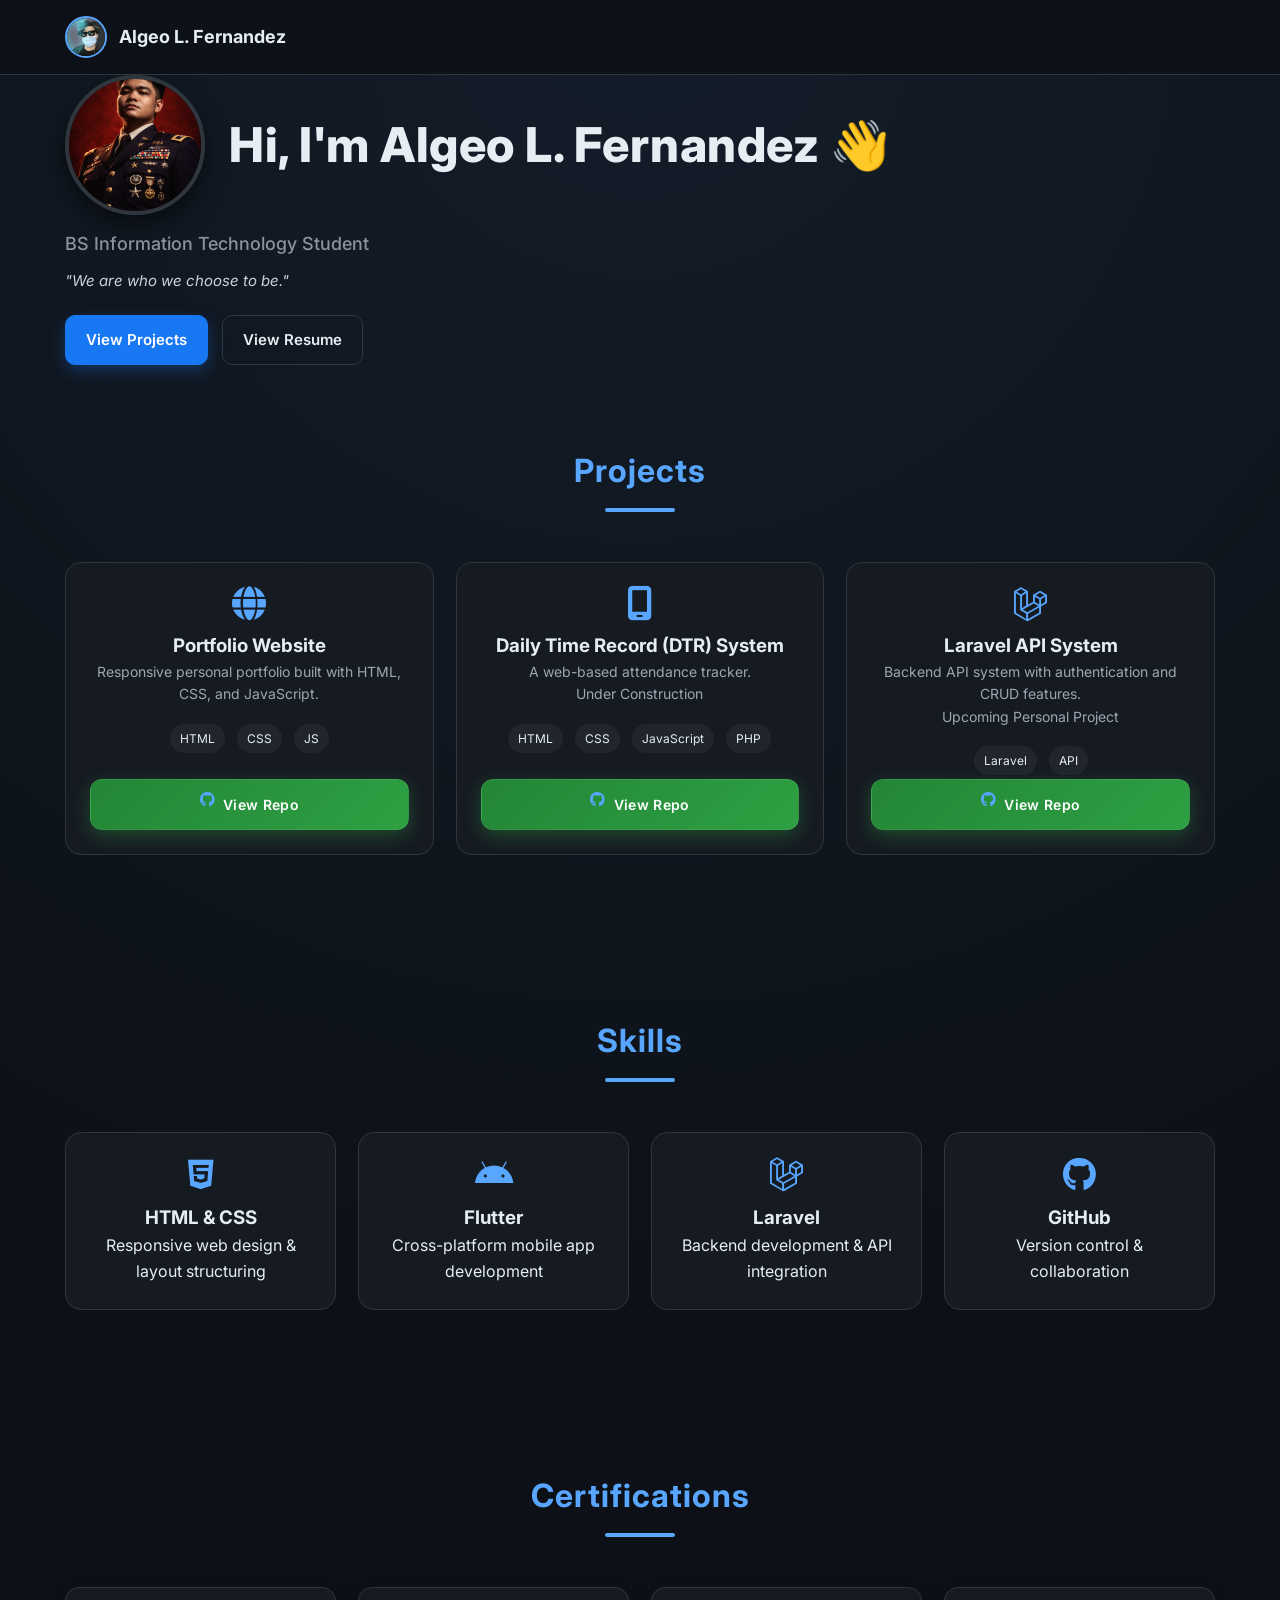
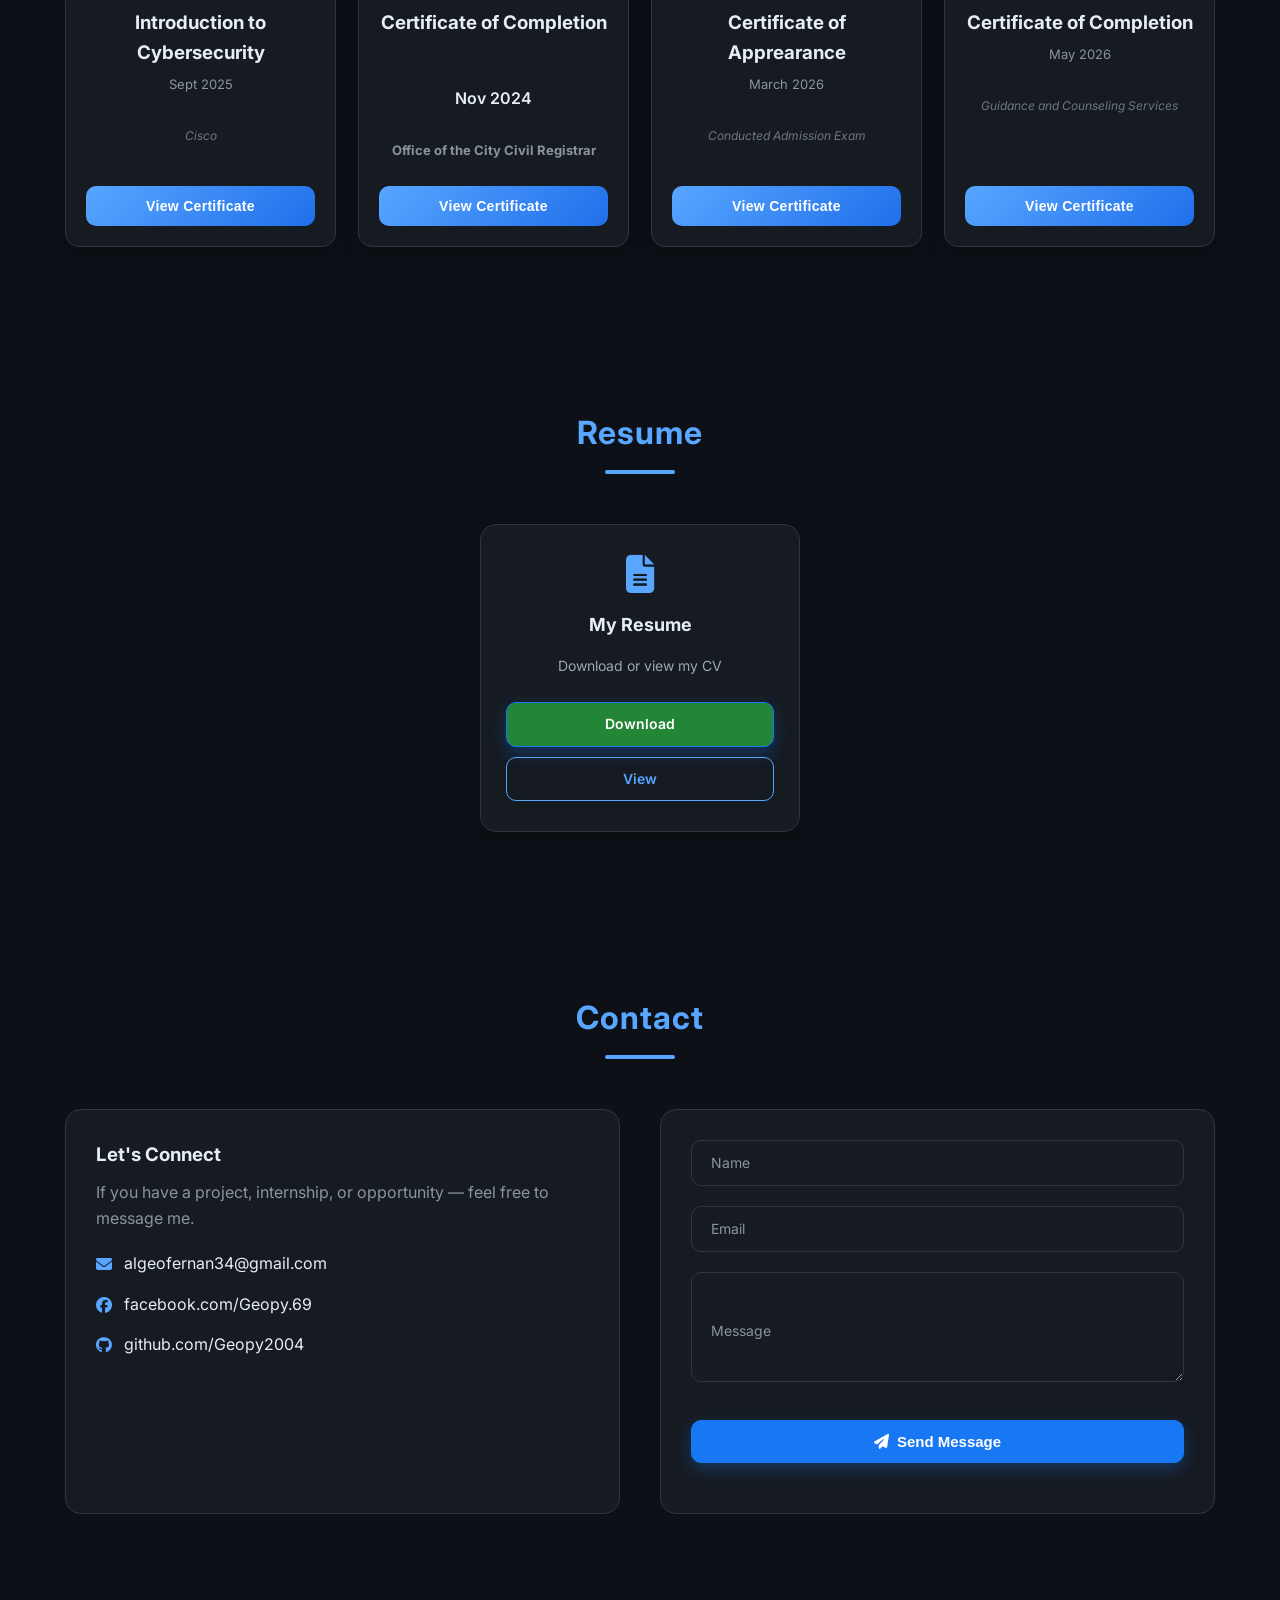
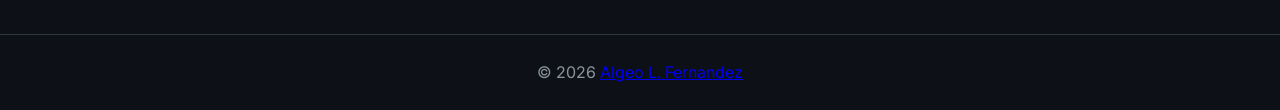
<file: index.html>
<!DOCTYPE html>
<html lang="en">
<head>
    <meta charset="UTF-8">
    <meta name="viewport" content="width=device-width, initial-scale=1.0, user-scalable=yes">
    <title>Algeo L. Fernandez · GitHub Style Portfolio</title>

    <link rel="stylesheet" href="https://cdnjs.cloudflare.com/ajax/libs/font-awesome/6.4.0/css/all.min.css">
    <link href="https://fonts.googleapis.com/css2?family=Inter:wght@300;400;500;600;700&display=swap" rel="stylesheet">

    <link rel="stylesheet" href="css/main.css">
</head>

<body>

<!-- HEADER -->
<header class="header">
    <div class="container">

        <div class="pfp">
            <img src="assets/Geo12.jpg" alt="Profile Picture">
            <span>Algeo L. Fernandez</span>
        </div>

        <button class="hamburger" id="hamburger" aria-label="Menu">☰</button>

        <nav class="nav" id="nav">
            <a href="#profile" class="nav-link">About</a>
            <a href="#projects" class="nav-link">Projects</a>
            <a href="#skills" class="nav-link">Skills</a>
            <a href="#certifications" class="nav-link">Certifications</a>
            <a href="#resume" class="nav-link">Resume</a>
            <a href="#contact" class="nav-link">Contact</a>
        </nav>

    </div>
</header>

<main class="container">

<div class="hero-text">

  <!-- NAME + PROFILE INLINE -->
  <div class="hero-header">
    <img src="assets/algeo.png" alt="Algeo Fernandez" class="hero-inline-img">

    <h1>
      Hi, I'm <span>Algeo L. Fernandez</span>
      <span class="wave">👋</span>
    </h1>
  </div>

  <h2>BS Information Technology Student</h2>

  <p class="tagline">"We are who we choose to be."</p>

  <!-- BUTTONS -->
  <div class="hero-buttons">
    <a href="#projects" class="btn primary">View Projects</a>
    <a href="#resume" class="btn outline">View Resume</a>
  </div>

</div>
<!-- PROJECTS -->
<section id="projects" class="section">
    <h2 class="section-title">Projects</h2>

    <div class="projects-grid">

        <div class="project-card">
            <i class="fa-solid fa-globe"></i>
            <h3>Portfolio Website</h3>
            <p>Responsive personal portfolio built with HTML, CSS, and JavaScript.</p>

            <div class="project-tags">
                <span>HTML</span>
                <span>CSS</span>
                <span>JS</span>
            </div>

            <!-- GITHUB LINK -->
            <a href="https://github.com/Geopy2004/Geo-portfolio" target="_blank" class="repo-btn">
                <i class="fa-brands fa-github"></i> View Repo
            </a>
        </div>

        <div class="project-card">
            <i class="fa-solid fa-mobile-screen"></i>
<h3>Daily Time Record (DTR) System</h3>

<p>
A web-based 
attendance tracker.                 
</p>
<p>
    Under Construction
</p>
<div class="project-tags">
    <span>HTML</span>
    <span>CSS</span>
    <span>JavaScript</span>
    <span>PHP</span>
</div>

            <!-- GITHUB LINK -->
            <a href="https://github.com/Geopy2004/DTR" target="_blank" class="repo-btn">
                <i class="fa-brands fa-github"></i> View Repo
            </a>
        </div>

        <div class="project-card">
            <i class="fa-brands fa-laravel"></i>
            <h3>Laravel API System</h3>
            <p>Backend API system with authentication and CRUD features.</p>
            <p>Upcoming Personal Project</p>

            <div class="project-tags">
                <span>Laravel</span>
                <span>API</span>
            </div>

            <!-- GITHUB LINK -->
            <a href="https://github.com/yourusername/laravel-api-system" target="_blank" class="repo-btn">
                <i class="fa-brands fa-github"></i> View Repo
            </a>
        </div>

    </div>
</section>

<!-- SKILLS -->
<section id="skills" class="section">
    <h2 class="section-title">Skills</h2>

    <div class="skills-grid">

        <div class="skill-card">
            <i class="fa-brands fa-html5"></i>
            <h3>HTML & CSS</h3>
            <p>Responsive web design & layout structuring</p>
        </div>

        <div class="skill-card">
            <i class="fa-brands fa-android"></i>
            <h3>Flutter</h3>
            <p>Cross-platform mobile app development</p>
        </div>

        <div class="skill-card">
            <i class="fa-brands fa-laravel"></i>
            <h3>Laravel</h3>
            <p>Backend development & API integration</p>
        </div>

        <div class="skill-card">
            <i class="fa-brands fa-github"></i>
            <h3>GitHub</h3>
            <p>Version control & collaboration</p>
        </div>

    </div>
</section>


<!-- CERTIFICATIONS -->
<section id="certifications" class="section">
    <h2 class="section-title">Certifications</h2>

    <div class="cert-grid">

        <div class="cert-card">
            <h3>Introduction to Cybersecurity</h3>
            <p>Sept 2025</p>
            <p>Cisco</p>
            <button class="view-cert" data-src="assets/certificates/cyber.pdf">View Certificate</button>
        </div>

        <div class="cert-card">
            <h3>Certificate of Completion<h3>
                <p>Nov 2024</p>
            <p>Office of the City Civil Registrar</p>
            <button class="view-cert" data-src="assets/certificates/Civil_registrar.jpg">View Certificate</button>
        </div>

        <div class="cert-card">
            <h3>Certificate of Apprearance</h3>
            <p>March 2026</p>
            <p>Conducted Admission Exam</p>
            <button class="view-cert" data-src="assets/certificates/hello.png">View Certificate</button>
        </div>

        <div class="cert-card">
            <h3>Certificate of Completion</h3>
                <p>May 2026</p>
            <p>Guidance and Counseling Services</p>
            <button class="view-cert" data-src="assets/certificates/sas.jpg">View Certificate</button>
        </div>

    </div>
</section>

<!-- RESUME -->
<section id="resume" class="section">
    <h2 class="section-title">Resume</h2>

    <div class="resume-container">

        <div class="resume-card">
            <i class="fas fa-file-alt"></i>
            <h3>My Resume</h3>
            <p>Download or view my CV</p>

            <div class="resume-actions">
                <a href="assets/resume/Resume.pdf" download class="btn primary">Download</a>
                <a href="assets/resume/Resume.pdf" target="_blank" class="btn outline">View</a>
            </div>
        </div>

    </div>
</section>

<section id="contact" class="section">
    <h2 class="section-title">Contact</h2>

    <div class="contact-container">

        <!-- LEFT INFO -->
        <div class="contact-info">
            <h3>Let's Connect</h3>
            <p>If you have a project, internship, or opportunity — feel free to message me.</p>

            <div class="contact-item">
                <i class="fa-solid fa-envelope"></i>
                <span>algeofernan34@gmail.com</span>
            </div>

            <div class="contact-item">
                <i class="fa-brands fa-facebook"></i>
                <span>facebook.com/Geopy.69</span>
            </div>

            <div class="contact-item">
                <i class="fa-brands fa-github"></i>
                <span>github.com/Geopy2004</span>
            </div>
        </div>

        <!-- FORM -->
        <form id="contactForm" class="contact-form"
            action="https://formsubmit.co/algeofernan34@gmail.com"
            method="POST">

            <div class="input-group">
                <input type="text" name="name" required>
                <label>Name</label>
            </div>

            <div class="input-group">
                <input type="email" name="email" required>
                <label>Email</label>
            </div>

            <div class="input-group">
                <textarea name="message" rows="5" required></textarea>
                <label>Message</label>
            </div>

            <input type="hidden" name="_captcha" value="false">
            <input type="hidden" name="_next" value="thankyou.html">

            <button type="submit" class="btn primary">
                <i class="fa-solid fa-paper-plane"></i> Send Message
            </button>

            <p id="formStatus"></p>
        </form>

    </div>
</section>
</main>

<!-- FOOTER -->
<footer class="footer">
   <p>
    © 2026 
    <a href="games.html">Algeo L. Fernandez</a>
</p>
</footer>

<!-- MODAL (MOVED OUTSIDE MAIN - BEST PRACTICE) -->
<div id="certModal" class="modal">
    <span class="close">&times;</span>

    <div class="modal-content">
        <img id="certImage" class="cert-preview">
        <iframe id="certFrame" class="cert-preview"></iframe>
    </div>
</div>

<script src="js/script.js"></script>

</body>
</html>
</file>
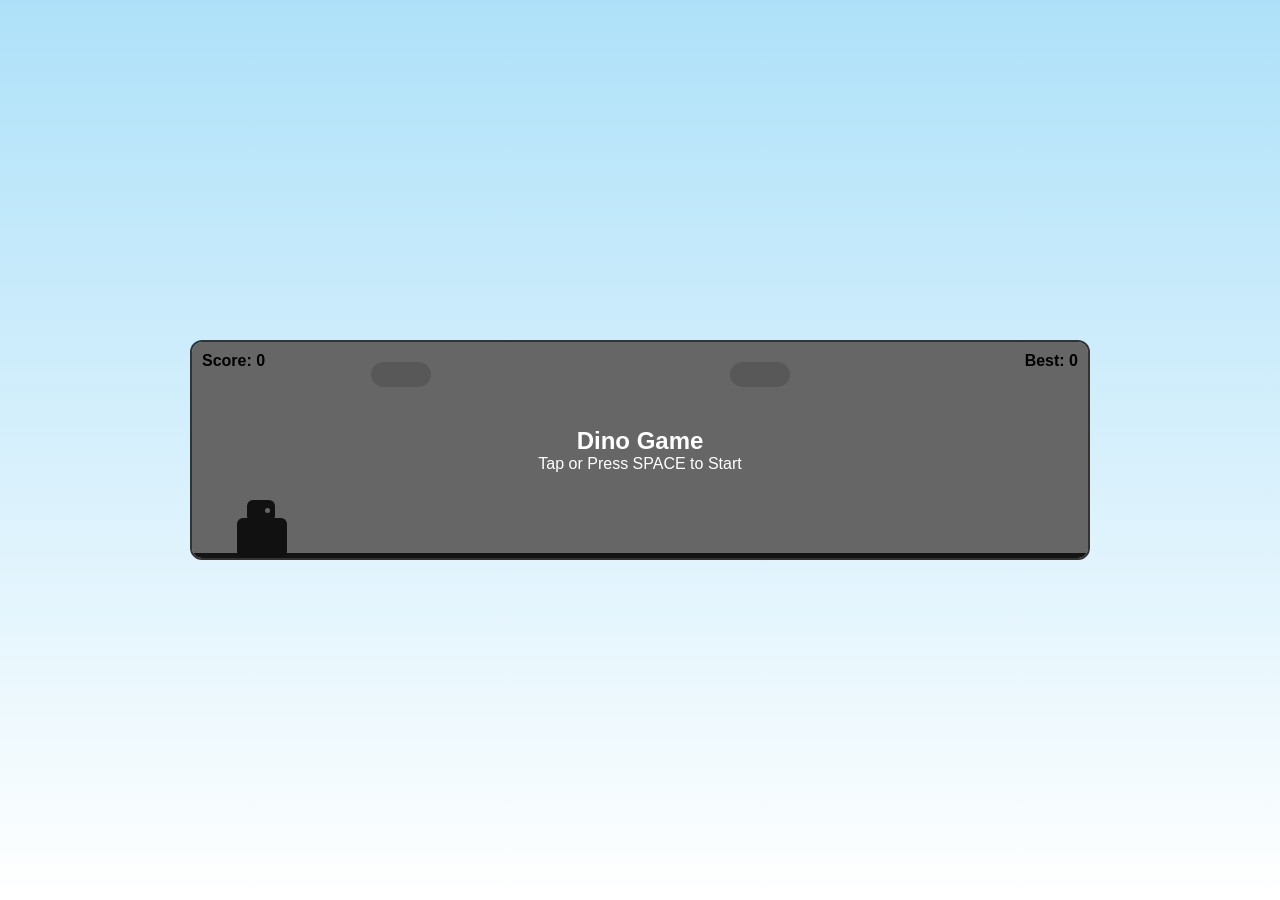
<file: games.html>
<!DOCTYPE html>
<html lang="en">
<head>
<meta charset="UTF-8">
<meta name="viewport" content="width=device-width, initial-scale=1.0, user-scalable=no">
<title>Dino Game</title>

<link rel="stylesheet" href="/css/dino.css">
</head>

<body>

<div class="game">

    <!-- HUD (Score UI) -->
    <div class="hud">
        <div id="score">Score: 0</div>
        <div id="highScore">Best: 0</div>
    </div>

    <!-- Clouds -->
    <div class="cloud"></div>
    <div class="cloud2"></div>

    <!-- Ground -->
    <div class="ground"></div>

    <!-- Dino -->
    <div id="dino"></div>

    <!-- Cactus -->
    <div id="cactus"></div>

    <!-- Start Screen -->
    <div id="startScreen">
        <h2>Dino Game</h2>
        <p>Tap or Press SPACE to Start</p>
    </div>

    <!-- Game Over / Retry -->
    <div id="gameOverScreen">
        <h2>Game Over</h2>
        <button id="retryBtn">Retry</button>
    </div>

</div>

<script src="/js/dino.js"></script>

</body>
</html>
</file>
<file: css/main.css>
/* ==================================================
   FINAL PORTFOLIO CSS (PRO VERSION)
   Clean • Modern • Smooth • Responsive • Premium Feel
================================================== */

/* ===== VARIABLES ===== */
:root{
  --bg:#0d1117;
  --card:#161b22;
  --border:#30363d;
  --text:#e6edf3;
  --muted:#8b949e;
  --accent:#58a6ff;
  --accent-strong:#1f6feb;
}

/* ===== RESET ===== */
*{
  margin:0;
  padding:0;
  box-sizing:border-box;
}

html{
  scroll-behavior:smooth;
}

body{
  font-family:'Inter',sans-serif;
  background:
    radial-gradient(circle at top, rgba(88,166,255,.08), transparent 40%),
    var(--bg);
  color:var(--text);
  line-height:1.6;
  -webkit-font-smoothing:antialiased;
  text-rendering:optimizeLegibility;
}

::selection{
  background:var(--accent);
  color:#000;
}

/* ===== GLOBAL ===== */
.container{
  width:90%;
  max-width:1150px;
  margin:auto;
}

.section{
  padding:80px 0;
}

.section-title{
  text-align:center;
  font-size:2rem;
  margin-bottom:50px;
  color:var(--accent);
  position:relative;
  letter-spacing:1px;
}

.section-title::after{
  content:"";
  width:70px;
  height:4px;
  background:var(--accent);
  display:block;
  margin:12px auto 0;
  border-radius:10px;
}

/* ===== HEADER ===== */
.header{
  position:sticky;
  top:0;
  z-index:1000;
  background:rgba(13,17,23,.88);
  backdrop-filter:blur(12px);
  border-bottom:1px solid var(--border);
}

.header .container{
  display:flex;
  justify-content:space-between;
  align-items:center;
  padding:16px 0;
}

/* Profile */
.pfp{
  display:flex;
  align-items:center;
  gap:12px;
}

.pfp img{
  width:42px;
  height:42px;
  border-radius:50%;
  object-fit:cover;
  border:2px solid var(--accent);
}

.pfp span{
  font-size:18px;
  font-weight:700;
}

/* NAV */
.nav{
  display:flex;
  gap:24px;
  transition:.3s ease;
}

.nav a{
  text-decoration:none;
  color:var(--text);
  font-weight:500;
  transition:.25s;
}

.nav a:hover{
  color:var(--accent);
}

/* MOBILE NAV ANIMATION */
.nav{
  transform:translateY(-10px);
  opacity:0;
  pointer-events:none;
}

.nav.active{
  transform:translateY(0);
  opacity:1;
  pointer-events:auto;
}

/* HAMBURGER */
.hamburger{
  display:none;
  background:none;
  border:none;
  color:#fff;
  font-size:28px;
  cursor:pointer;
}

/* ===== BIG FACEBOOK-STYLE HERO ===== */

.hero{
  padding:100px 0 80px;
}

/* HEADER ROW */
.hero-header{
  display:flex;
  align-items:center;
  gap:24px;
  margin-bottom:15px;
}

/* BIG PROFILE PICTURE */
.hero-inline-img{
  width:140px;
  height:140px;
  border-radius:50%;
  object-fit:cover;

  border:4px solid var(--border);
  box-shadow:0 10px 25px rgba(0,0,0,0.5);
}

/* NAME (BIG AND STRONG) */
.hero-text h1{
  font-size:3rem;
  font-weight:800;
  margin:0;
  letter-spacing:0.5px;
}

/* SUBTITLE */
.hero-text h2{
  font-size:18px;
  color:var(--muted);
  margin-top:6px;
  font-weight:500;
}

/* TAGLINE */
.tagline{
  font-size:15px;
  color:#c9d1d9;
  margin-top:10px;
  font-style:italic;
}

/* BUTTONS (BIG SOCIAL STYLE) */
.hero-buttons{
  display:flex;
  gap:14px;
  margin-top:22px;
  flex-wrap:wrap;
}

/* BASE BUTTON BIG */
.btn{
  padding:12px 20px;
  border-radius:10px;
  font-size:15px;
  font-weight:600;
  text-decoration:none;
  transition:.25s ease;
  display:inline-flex;
  align-items:center;
  justify-content:center;
}

/* PRIMARY FACEBOOK BLUE */
.primary{
  background:#1877f2;
  color:#fff;
  border:1px solid #1877f2;
  box-shadow:0 6px 16px rgba(24,119,242,0.3);
}

.primary:hover{
  background:#145dbf;
  transform:translateY(-2px);
}

/* OUTLINE BUTTON */
.outline{
  background:transparent;
  border:1px solid var(--border);
  color:var(--text);
}

.outline:hover{
  background:rgba(255,255,255,0.06);
  transform:translateY(-2px);
}

/* MOBILE BIG STYLE */
@media(max-width:768px){

  .hero-header{
    flex-direction:column;
    text-align:center;
  }

  .hero-inline-img{
    width:160px;
    height:160px;
  }

  .hero-text h1{
    font-size:2.2rem;
  }

  .hero-buttons{
    justify-content:center;
  }
}
/* ===== GRID ===== */
.skills-grid,
.projects-grid,
.cert-grid
{
  display:grid;
  grid-template-columns:repeat(auto-fit,minmax(250px,1fr));
  gap:22px;
}

/* ===== CARD ===== */
.skill-card,
.project-card,
.cert-card,
.resume-card{
  background:var(--card);
  border:1px solid var(--border);
  border-radius:16px;
  padding:24px;
  transition:.3s ease;

  display:flex;
  flex-direction:column;
  justify-content:space-between;
  height:100%;
}

.skill-card:hover,
.project-card:hover,
.cert-card:hover,
.resume-card:hover{
  transform:translateY(-8px) scale(1.01);
  border-color:var(--accent);
  box-shadow:
    0 10px 25px rgba(0,0,0,0.4),
    0 0 0 1px rgba(88,166,255,0.2);
}

/* SKILLS */
.skill-card{
  text-align:center;
}

.skill-card i{
  font-size:34px;
  color:var(--accent);
  margin-bottom:12px;
}

/* PROJECTS */
.project-card{
  text-align:center;
}

.project-card i{
  font-size:34px;
  color:var(--accent);
  margin-bottom:10px;
}

.project-card p{
  color:#9da7b3;
  font-size:14px;
}

/* TAGS */
.project-tags{
  margin-top:14px;
}

.project-tags span{
  display:inline-block;
  background:#21262d;
  padding:5px 10px;
  border-radius:30px;
  font-size:12px;
  margin:4px;
}

/* REPO BUTTON (MODERN) */
.repo-btn{
  margin-top:auto;
  display:inline-flex;
  align-items:center;
  justify-content:center;
  gap:8px;

  padding:12px 16px;
  border-radius:12px;
  text-decoration:none;

  background:linear-gradient(135deg,#238636,#2ea043);
  color:#fff;
  font-size:14px;
  font-weight:600;
  letter-spacing:.3px;

  border:1px solid rgba(255,255,255,0.08);

  transition:all 0.25s ease;
  box-shadow:0 6px 18px rgba(46,160,67,0.35);
}

/* HOVER */
.repo-btn:hover{
  transform:translateY(-2px) scale(1.03);
  box-shadow:0 12px 28px rgba(46,160,67,0.55);
  background:linear-gradient(135deg,#2ea043,#3fb950);
}

/* CLICK */
.repo-btn:active{
  transform:scale(0.96);
}

/* OPTIONAL ICON */
.repo-btn i{
  font-size:15px;
}

/* =========================
   CERTIFICATE CARD (IMPROVED)
========================= */

.cert-card{
  display:flex;
  flex-direction:column;
  justify-content:space-between;
  text-align:center;
  min-height:240px;
  padding:20px;
  border-radius:14px;
  background:var(--card);
  border:1px solid var(--border);
  box-shadow:0 6px 18px rgba(0,0,0,0.25);
  transition:transform .25s ease, box-shadow .25s ease;
}

.cert-card:hover{
  transform:translateY(-5px);
  box-shadow:0 10px 25px rgba(0,0,0,0.35);
}

/* DESCRIPTION AREA */
.cert-card p{
  margin:6px 0;
  font-size:14px;
  min-height:40px;
  color:#9da7b3;
}

/* DESCRIPTION AREA */
.cert-card p{
  margin:6px 0;
  font-size:14px;
  color:#9da7b3;
}

/* FIRST <p> (Title) */
.cert-card p:nth-child(1){
  font-weight:600;
  font-size:16px;
  color:#e6edf3;
  min-height:48px; /* only title gets height */
}

/* SECOND <p> (Issuer) */
.cert-card p:nth-child(2){
  font-size:13px;
  color:#8b949e;
  min-height:40px;
}

/* THIRD <p> (Date / Extra) */
.cert-card p:nth-child(3){
  font-style:italic;
  font-size:12px;
  color:#6e7681;
  min-height:30px;
}

/* BUTTON */
.view-cert{
  margin-top:15px;
  padding:12px 14px;
  border:none;
  border-radius:10px;
  background:linear-gradient(135deg,var(--accent),var(--accent-strong));
  color:#fff;
  cursor:pointer;
  font-weight:600;
  transition:all .25s ease;
  width:100%;
  letter-spacing:0.3px;
}

.view-cert:hover{
  transform:scale(1.03);
  filter:brightness(1.1);
}

.view-cert:active{
  transform:scale(0.98);
}
/* CONTACT */
.contact-container{
  display:grid;
  grid-template-columns:1fr 1fr;
  gap:40px;
  margin-top:40px;
}

/* LEFT INFO */
.contact-info{
  background:var(--card);
  padding:30px;
  border-radius:16px;
  border:1px solid var(--border);
}

.contact-info h3{
  margin-bottom:10px;
}

.contact-info p{
  color:var(--muted);
  margin-bottom:20px;
}

.contact-item{
  display:flex;
  align-items:center;
  gap:12px;
  margin-bottom:15px;
  color:var(--text);
}

.contact-item i{
  color:var(--accent);
}

/* FORM */
.contact-form{
  background:var(--card);
  padding:30px;
  border-radius:16px;
  border:1px solid var(--border);
  display:flex;
  flex-direction:column;
  gap:20px;
}

/* FLOATING LABEL */
.input-group{
  position:relative;
}

.input-group input,
.input-group textarea{
  width:100%;
  padding:14px;
  border-radius:10px;
  border:1px solid var(--border);
  background:transparent;
  color:var(--text);
  outline:none;
  font-size:14px;
}

.input-group label{
  position:absolute;
  top:50%;
  left:14px;
  transform:translateY(-50%);
  color:var(--muted);
  font-size:14px;
  pointer-events:none;
  transition:0.3s;
  background:var(--card);
  padding:0 6px;
}

/* ANIMATION */
.input-group input:focus + label,
.input-group input:valid + label,
.input-group textarea:focus + label,
.input-group textarea:valid + label{
  top:-8px;
  font-size:12px;
  color:var(--accent);
}

/* BUTTON */
.contact-form button{
  margin-top:10px;
  display:flex;
  justify-content:center;
  align-items:center;
  gap:8px;
}

/* STATUS TEXT */
#formStatus{
  font-size:14px;
  color:var(--muted);
  text-align:center;
}

/* RESPONSIVE */
@media(max-width:768px){
  .contact-container{
    grid-template-columns:1fr;
  }
}

/* MODAL */
.modal{
  display:none;
  position:fixed;
  inset:0;
  background:rgba(0,0,0,.9);
  justify-content:center;
  align-items:center;
}

.modal img,
.modal iframe{
  max-width:90%;
  max-height:90vh;
  border-radius:14px;
}

/* FOOTER */
.footer{
  text-align:center;
  padding:25px;
  margin-top:40px;
  border-top:1px solid var(--border);
  color:var(--muted);
}

/* ===== ANIMATION ===== */
.reveal{
  opacity:0;
  transform:translateY(30px);
  transition:.6s ease;
}

.reveal.active{
  opacity:1;
  transform:translateY(0);
}

/* ===== RESPONSIVE ===== */
@media (max-width:768px){

  .nav{
    display:none;
    flex-direction:column;
    position:absolute;
    top:70px;
    right:20px;
    background:var(--card);
    padding:16px;
    border-radius:12px;
    border:1px solid var(--border);
    width:220px;
  }

  .nav.active{
    display:flex;
  }

  .hamburger{
    display:block;
  }

  .hero-content{
    flex-direction:column;
    text-align:center;
  }

  .hero-text h1{
    font-size:2.2rem;
  }

  .section{
    padding:65px 0;
  }
}
.resume-card{
  text-align:center;
  background:var(--card);
  border:1px solid var(--border);
  border-radius:16px;
  padding:30px 25px;
  max-width:320px;
  margin:auto;

  display:flex;
  flex-direction:column;
  justify-content:space-between;
  gap:10px;

  box-shadow:0 8px 20px rgba(0,0,0,0.25);
  transition:.3s ease;
}

.resume-card:hover{
  transform:translateY(-8px);
  border-color:var(--accent);
  box-shadow:0 12px 30px rgba(88,166,255,0.15);
}

/* icon */
.resume-card i{
  font-size:38px;
  color:var(--accent);
  margin-bottom:8px;
}

/* text */
.resume-card h3{
  font-size:18px;
  margin-bottom:5px;
}

.resume-card p{
  color:#9da7b3;
  font-size:14px;
}

/* buttons container */
.resume-actions{
  margin-top:15px;
  display:flex;
  flex-direction:column;
  gap:10px;
}

/* buttons */
.resume-actions a{
  display:block;
  padding:10px;
  border-radius:10px;
  text-decoration:none;
  font-size:14px;
  font-weight:600;
  transition:.25s;
}

/* download */
.resume-actions a:first-child{
  background:#238636;
  color:#fff;
}

.resume-actions a:first-child:hover{
  background:#2ea043;
}

/* view */
.resume-actions a:last-child{
  border:1px solid var(--accent);
  color:var(--accent);
}

.resume-actions a:last-child:hover{
  background:var(--accent);
  color:#000;
}/* =========================================
   CERTIFICATIONS FIX (FINAL)
========================================= */

/* Ensure consistent spacing */
.cert-card{
  text-align:center;
  min-height:260px;
}

/* Better text spacing */
.cert-card span{
  display:block;
  margin:10px 0 14px;
  color:var(--muted);
  font-size:13px;
}

/* BUTTON FIX (alignment + same size) */
.view-cert{
  margin-top:auto;

  display:flex;
  align-items:center;
  justify-content:center;

  width:100%;
  padding:12px;

  border:none;
  border-radius:10px;

  background:linear-gradient(135deg,var(--accent),var(--accent-strong));
  color:#fff;

  font-weight:600;
  font-size:14px;

  cursor:pointer;
  transition:.25s ease;
}

.view-cert:hover{
  transform:translateY(-2px);
  box-shadow:0 6px 15px rgba(88,166,255,0.25);
  opacity:.95;
}

/* =========================================
   AUTO-FIT MODAL (PDF + IMAGE)
========================================= */
.modal{
  display:none;
  position:fixed;
  inset:0;

  background:rgba(0,0,0,0.95);

  justify-content:center;
  align-items:center;

  z-index:9999;
  padding:20px;
}

/* container */
.modal-content{
  width:100%;
  height:100%;
  max-width:1100px;
  max-height:95vh;

  display:flex;
  justify-content:center;
  align-items:center;
}

/* PDF + IMAGE auto-fit */
.modal-content iframe,
.modal-content img{
  width:100%;
  height:100%;

  object-fit:contain; /* KEY LINE */

  border:none;
  border-radius:12px;
  background:#fff;
}
</file>
<file: css/dino.css>
*{
  margin:0;
  padding:0;
  box-sizing:border-box;
  font-family:sans-serif;
}

body{
  height:100vh;
  display:flex;
  justify-content:center;
  align-items:center;
  background:linear-gradient(#aee1f9, #ffffff);
}

/* ================= GAME AREA ================= */
.game{
  position:relative;
  width:95%;
  max-width:900px;
  height:220px;
  background:#fff;
  border:2px solid #333;
  overflow:hidden;
  border-radius:12px;
}

/* MOBILE */
@media(max-width:600px){
  .game{ height:160px; }
}

/* ================= HUD ================= */
.hud{
  position:absolute;
  top:10px;
  left:10px;
  right:10px;
  display:flex;
  justify-content:space-between;
  font-weight:bold;
  z-index:5;
  color:#000;
}

#score, #highScore{
  font-size:16px;
}

/* ================= GROUND ================= */
.ground{
  position:absolute;
  bottom:0;
  width:100%;
  height:5px;
  background:#333;
}

/* ================= CLOUDS ================= */
.cloud, .cloud2{
  position:absolute;
  width:60px;
  height:25px;
  background:#ddd;
  border-radius:20px;
  top:20px;
  animation:cloudMove 20s linear infinite;
}

.cloud{ left:20%; }
.cloud2{ left:60%; animation-duration:25s; }

@keyframes cloudMove{
  from{ transform:translateX(0); }
  to{ transform:translateX(-200%); }
}

/* ================= DINO ================= */
#dino{
  position:absolute;
  bottom:0;
  left:5%;
  width:50px;
  height:40px;
  background:#2b2b2b;
  border-radius:6px;

  animation:run .4s steps(2) infinite;
}

/* HEAD */
#dino::before{
  content:"";
  position:absolute;
  top:-18px;
  left:10px;
  width:28px;
  height:22px;
  background:#2b2b2b;
  border-radius:6px;
}

/* EYE */
#dino::after{
  content:"";
  position:absolute;
  top:-10px;
  left:28px;
  width:5px;
  height:5px;
  background:#fff;
  border-radius:50%;
}

/* RUN LEGS */
@keyframes run{
  0%{
    box-shadow:0 8px 0 #2b2b2b, 15px 8px 0 #2b2b2b;
  }
  50%{
    box-shadow:5px 8px 0 #2b2b2b, 20px 8px 0 #2b2b2b;
  }
  100%{
    box-shadow:0 8px 0 #2b2b2b, 15px 8px 0 #2b2b2b;
  }
}

/* ✅ FIXED JUMP (IMPORTANT) */
.jump{
  animation:none !important;
  bottom:90px !important;
}
/* ================= CACTUS ================= */
#cactus{
  position:absolute;
  bottom:0;
  right:-40px;
  width:20px;
  height:40px;
  background:#2ecc71;
  border-radius:3px;
}

.move{
  animation:move 2s linear infinite;
}

@keyframes move{
  from{ right:-40px; }
  to{ right:100%; }
}

/* ================= SCREENS ================= */
#startScreen, #gameOverScreen{
  position:absolute;
  inset:0;
  display:flex;
  flex-direction:column;
  justify-content:center;
  align-items:center;
  background:rgba(0,0,0,0.6);
  color:#fff;
  z-index:10;
  text-align:center;
}

#gameOverScreen{
  display:none;
}

/* ================= BUTTON ================= */
button{
  margin-top:10px;
  padding:10px 20px;
  border:none;
  border-radius:8px;
  cursor:pointer;
}
</file>
